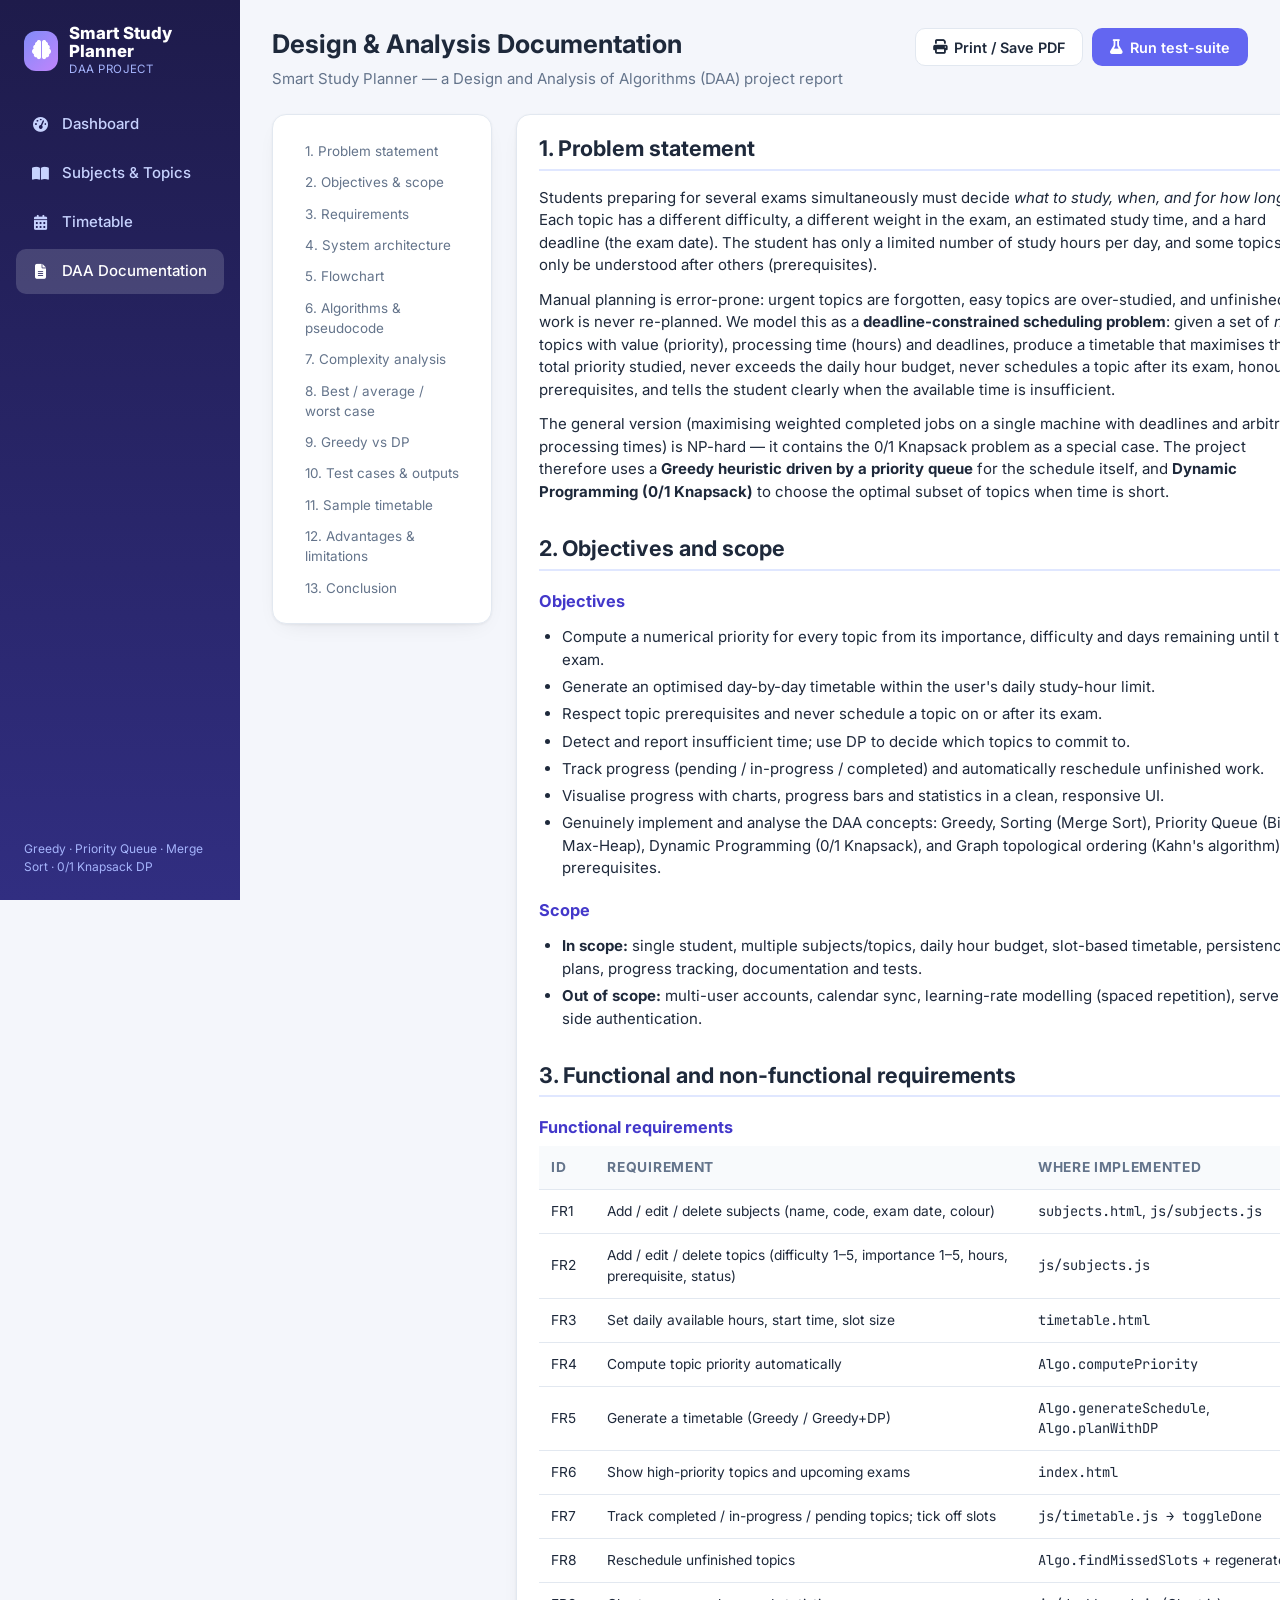
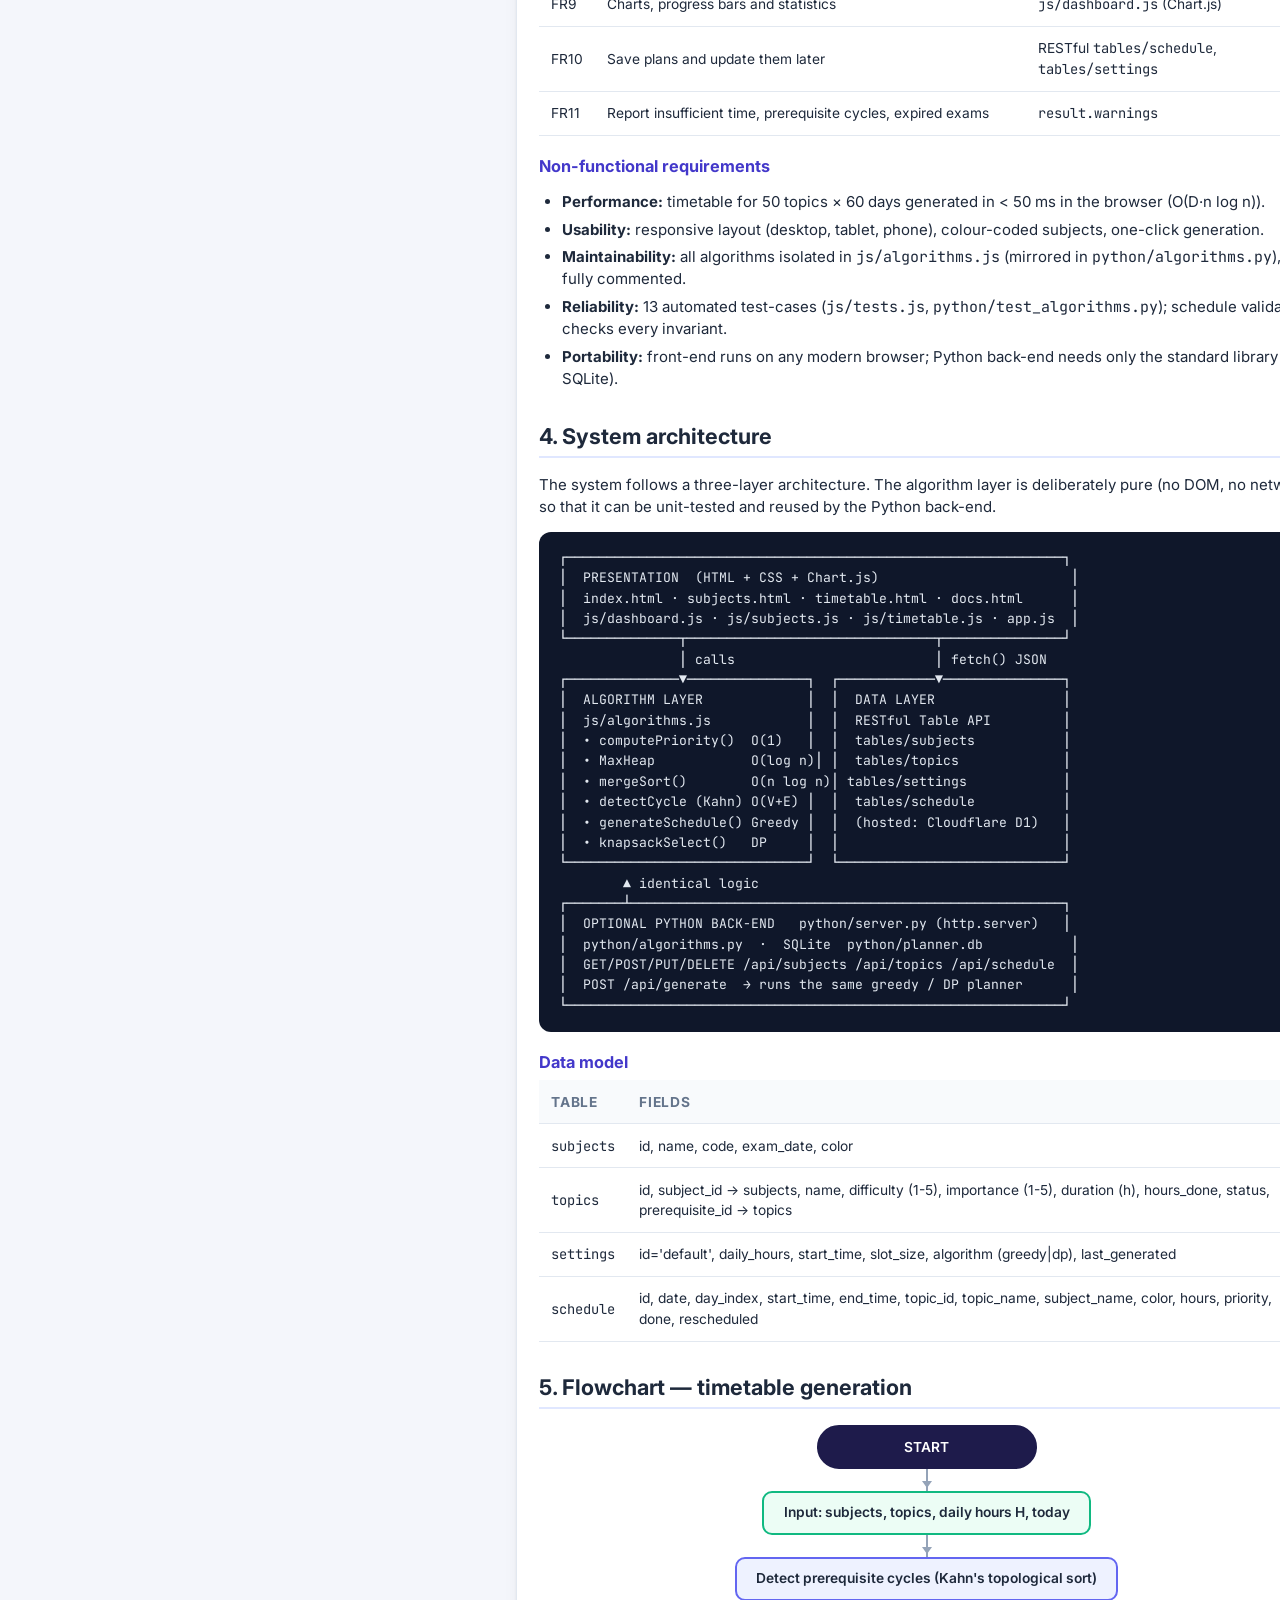
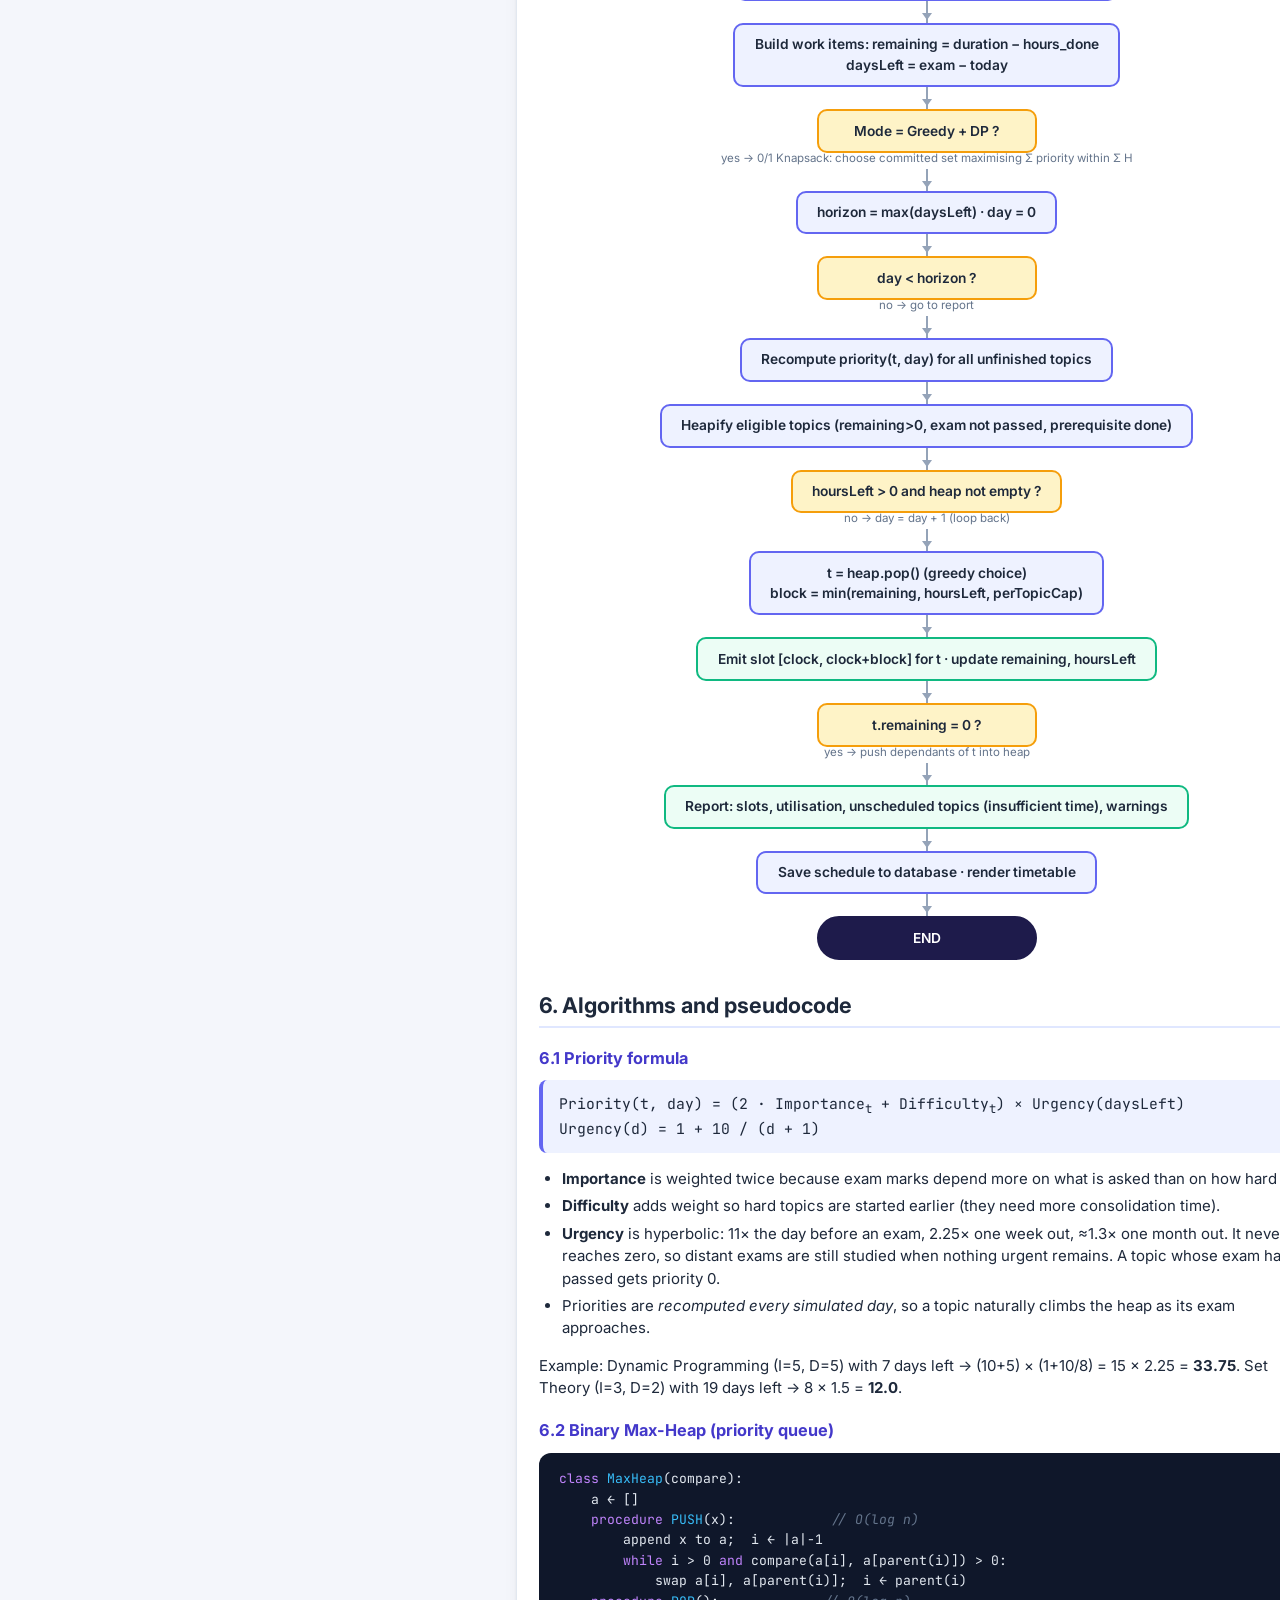
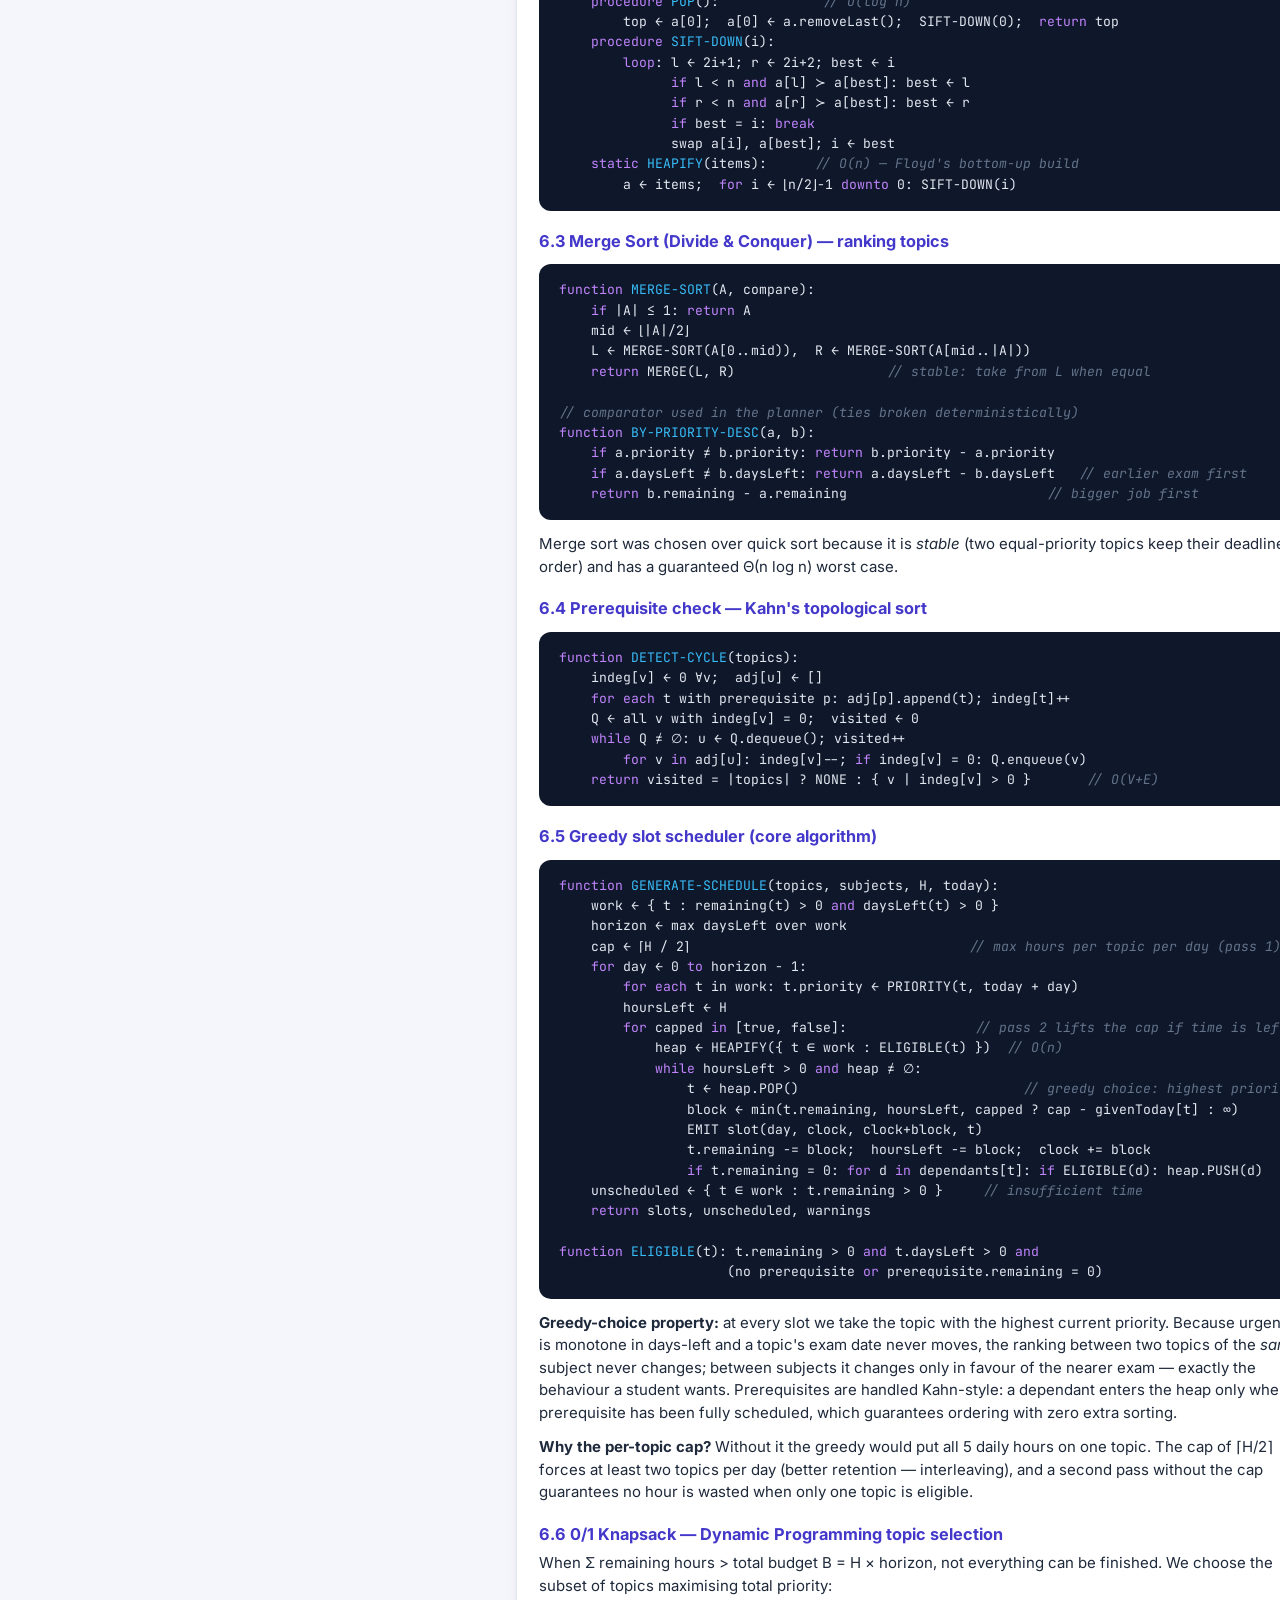
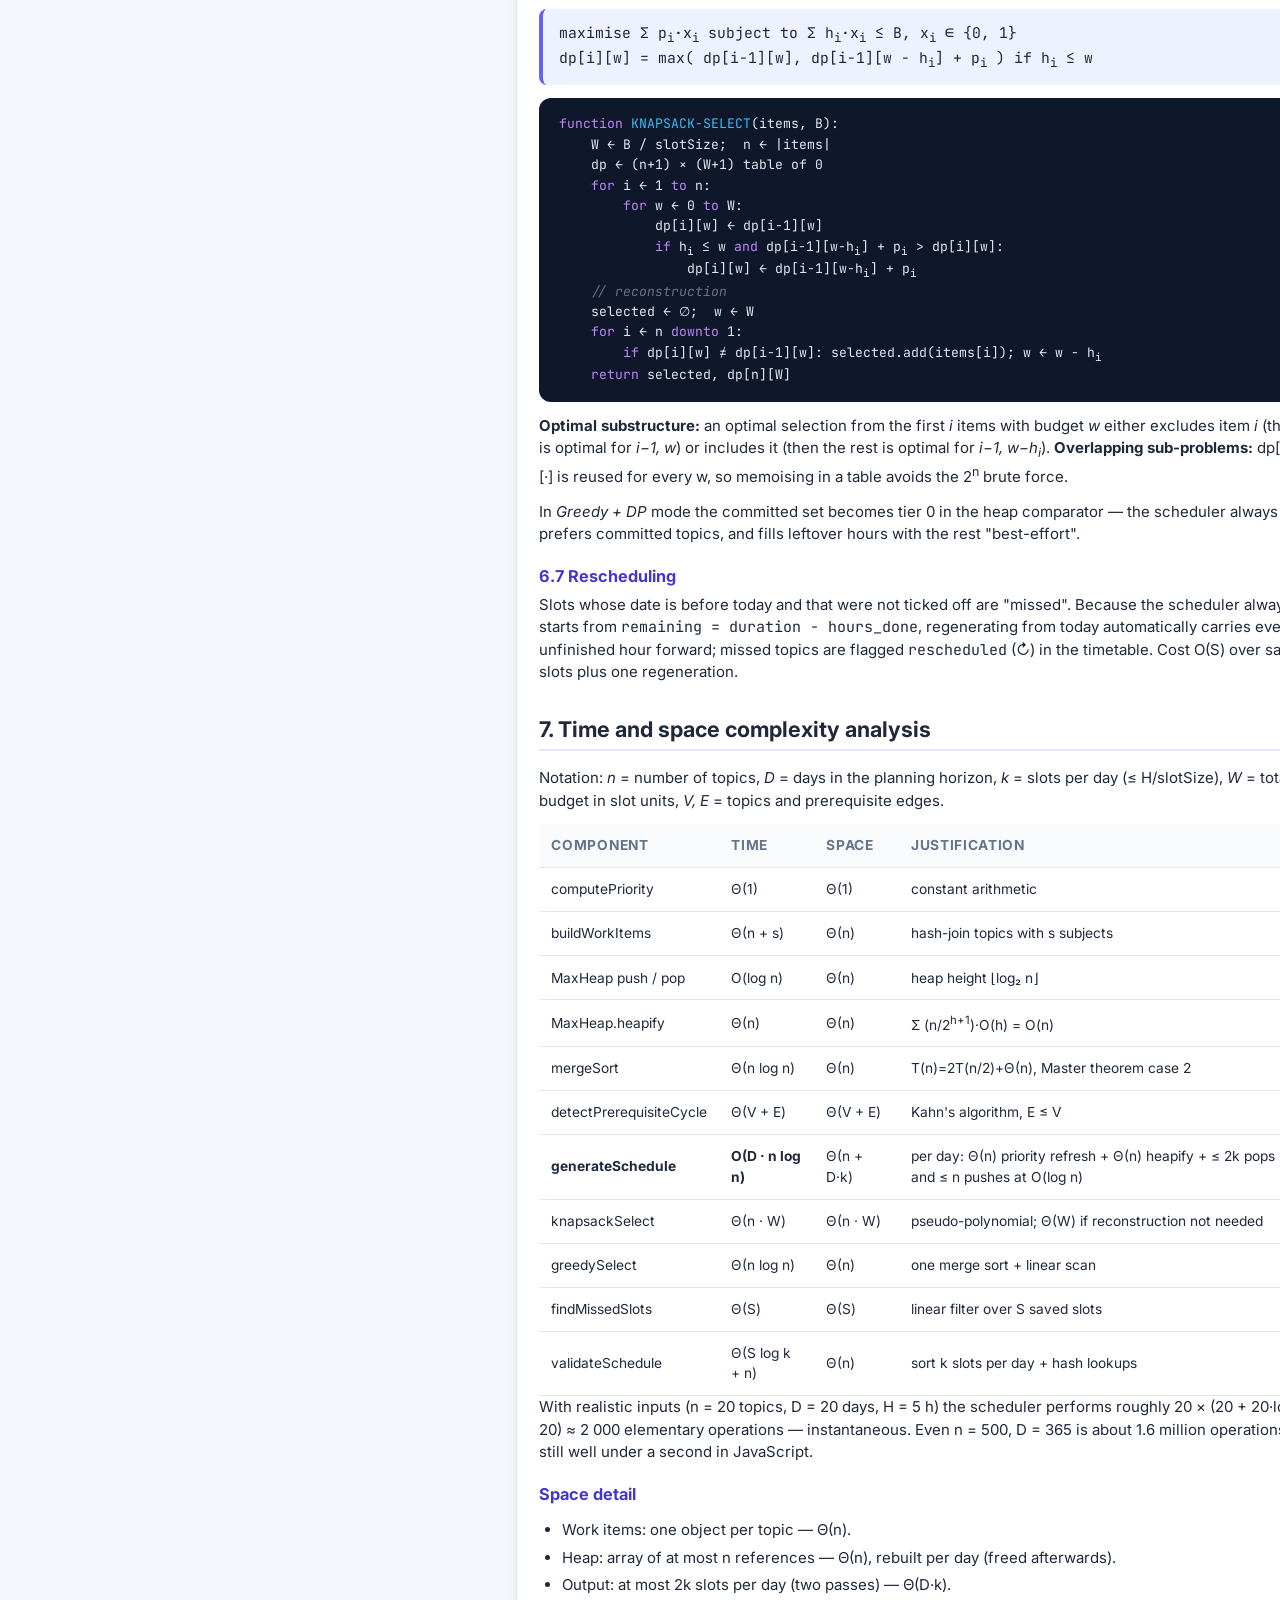
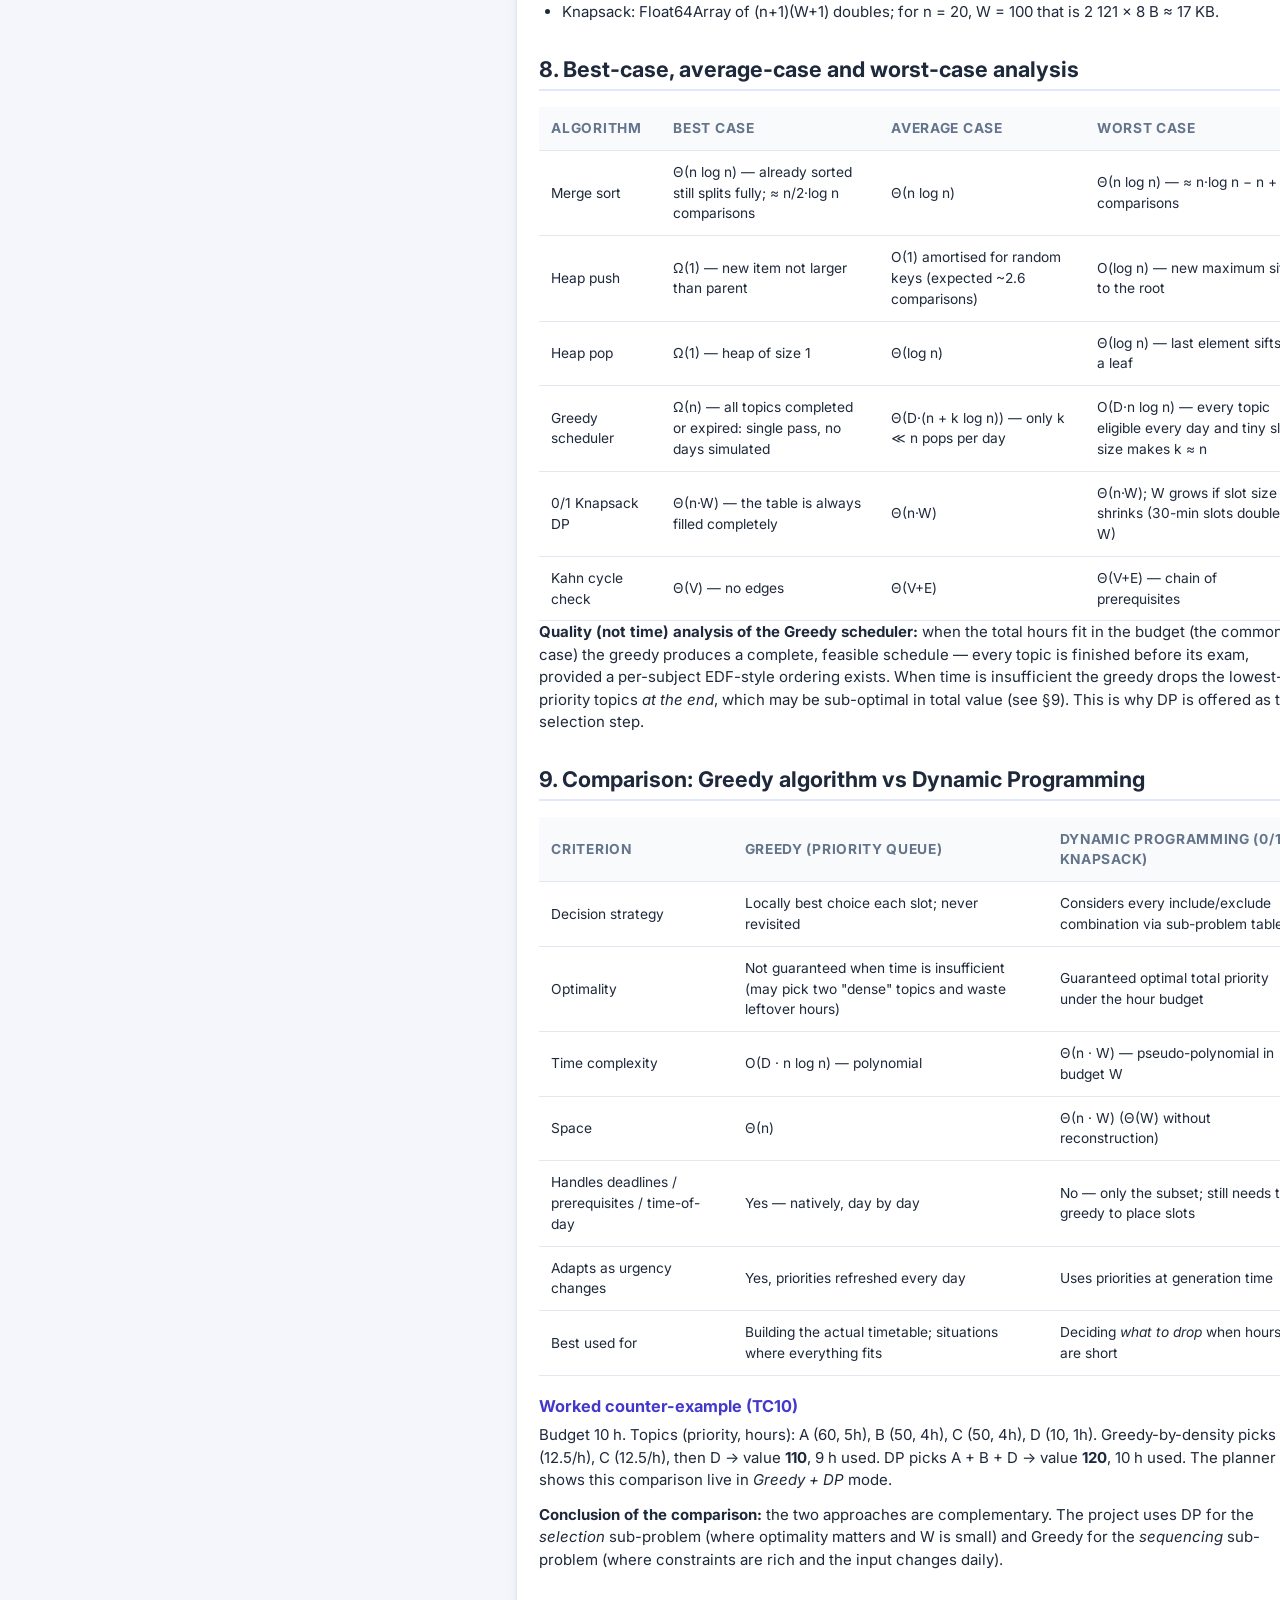
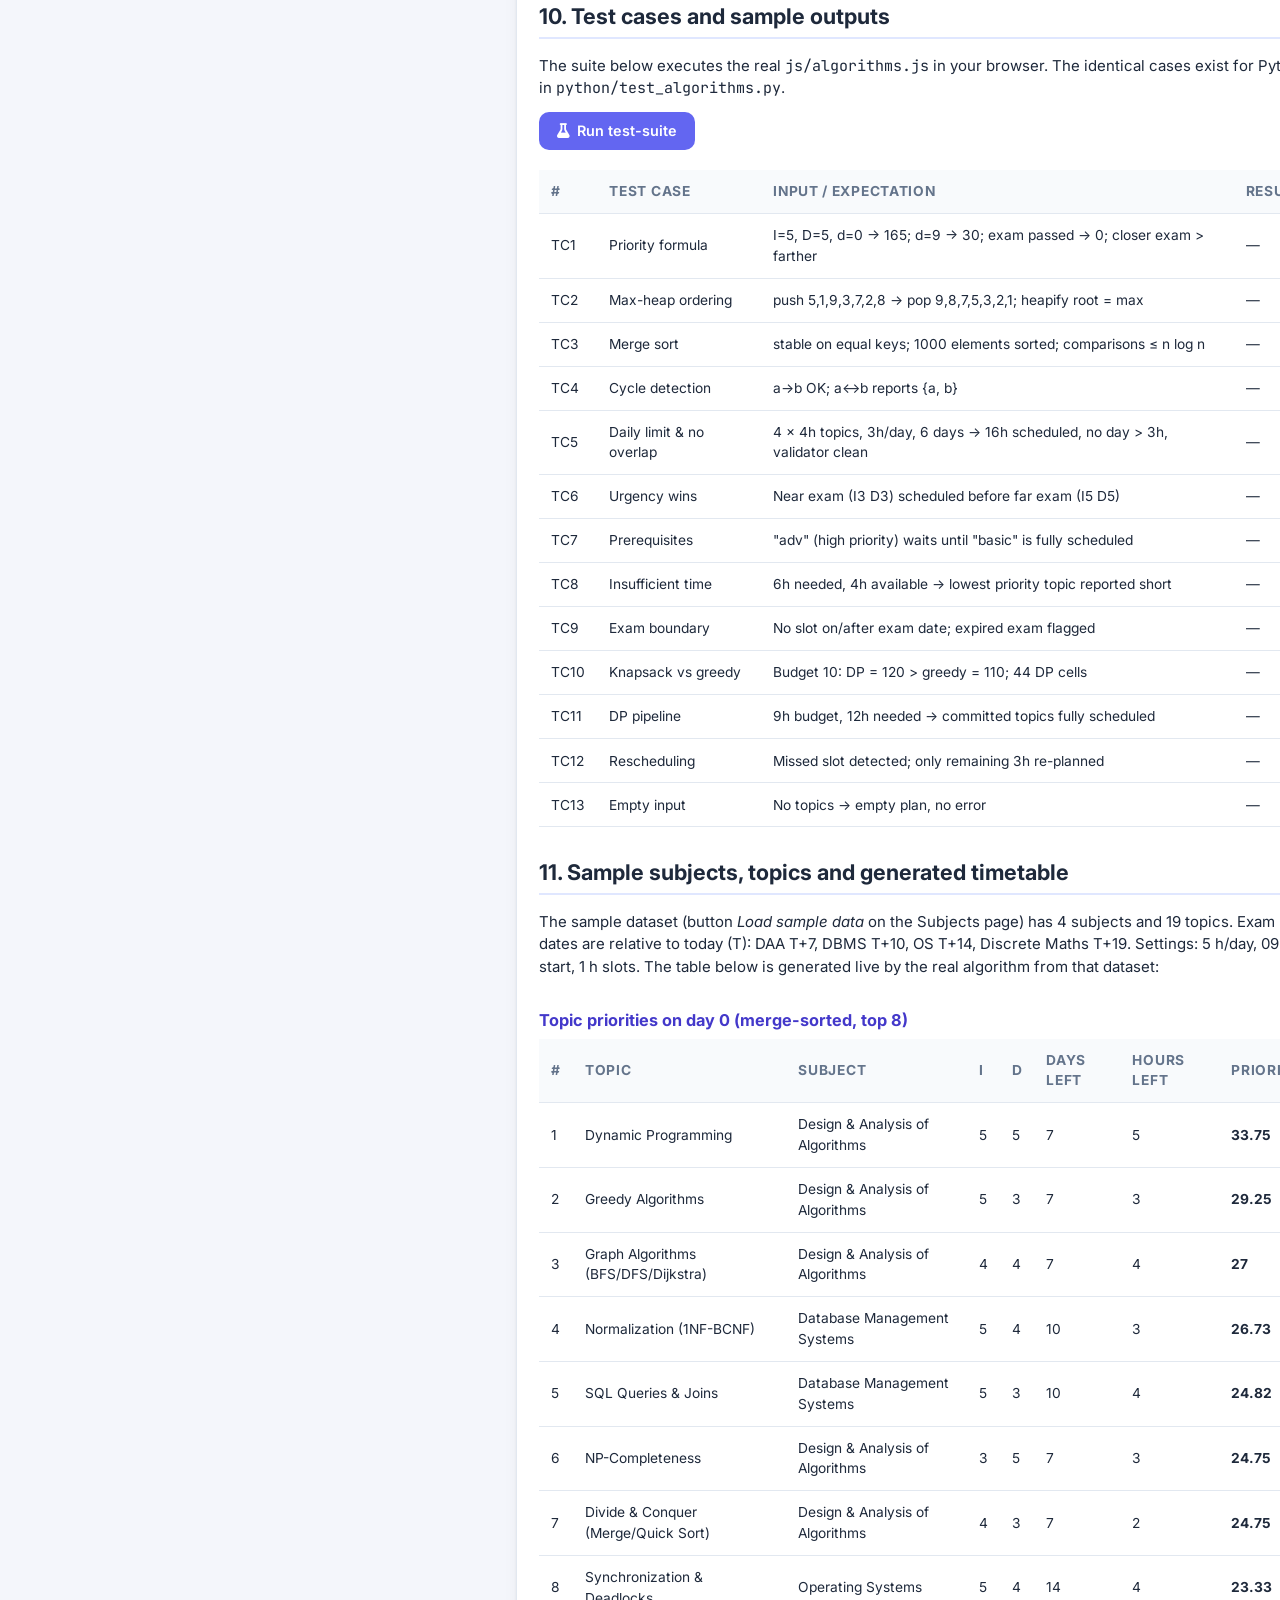
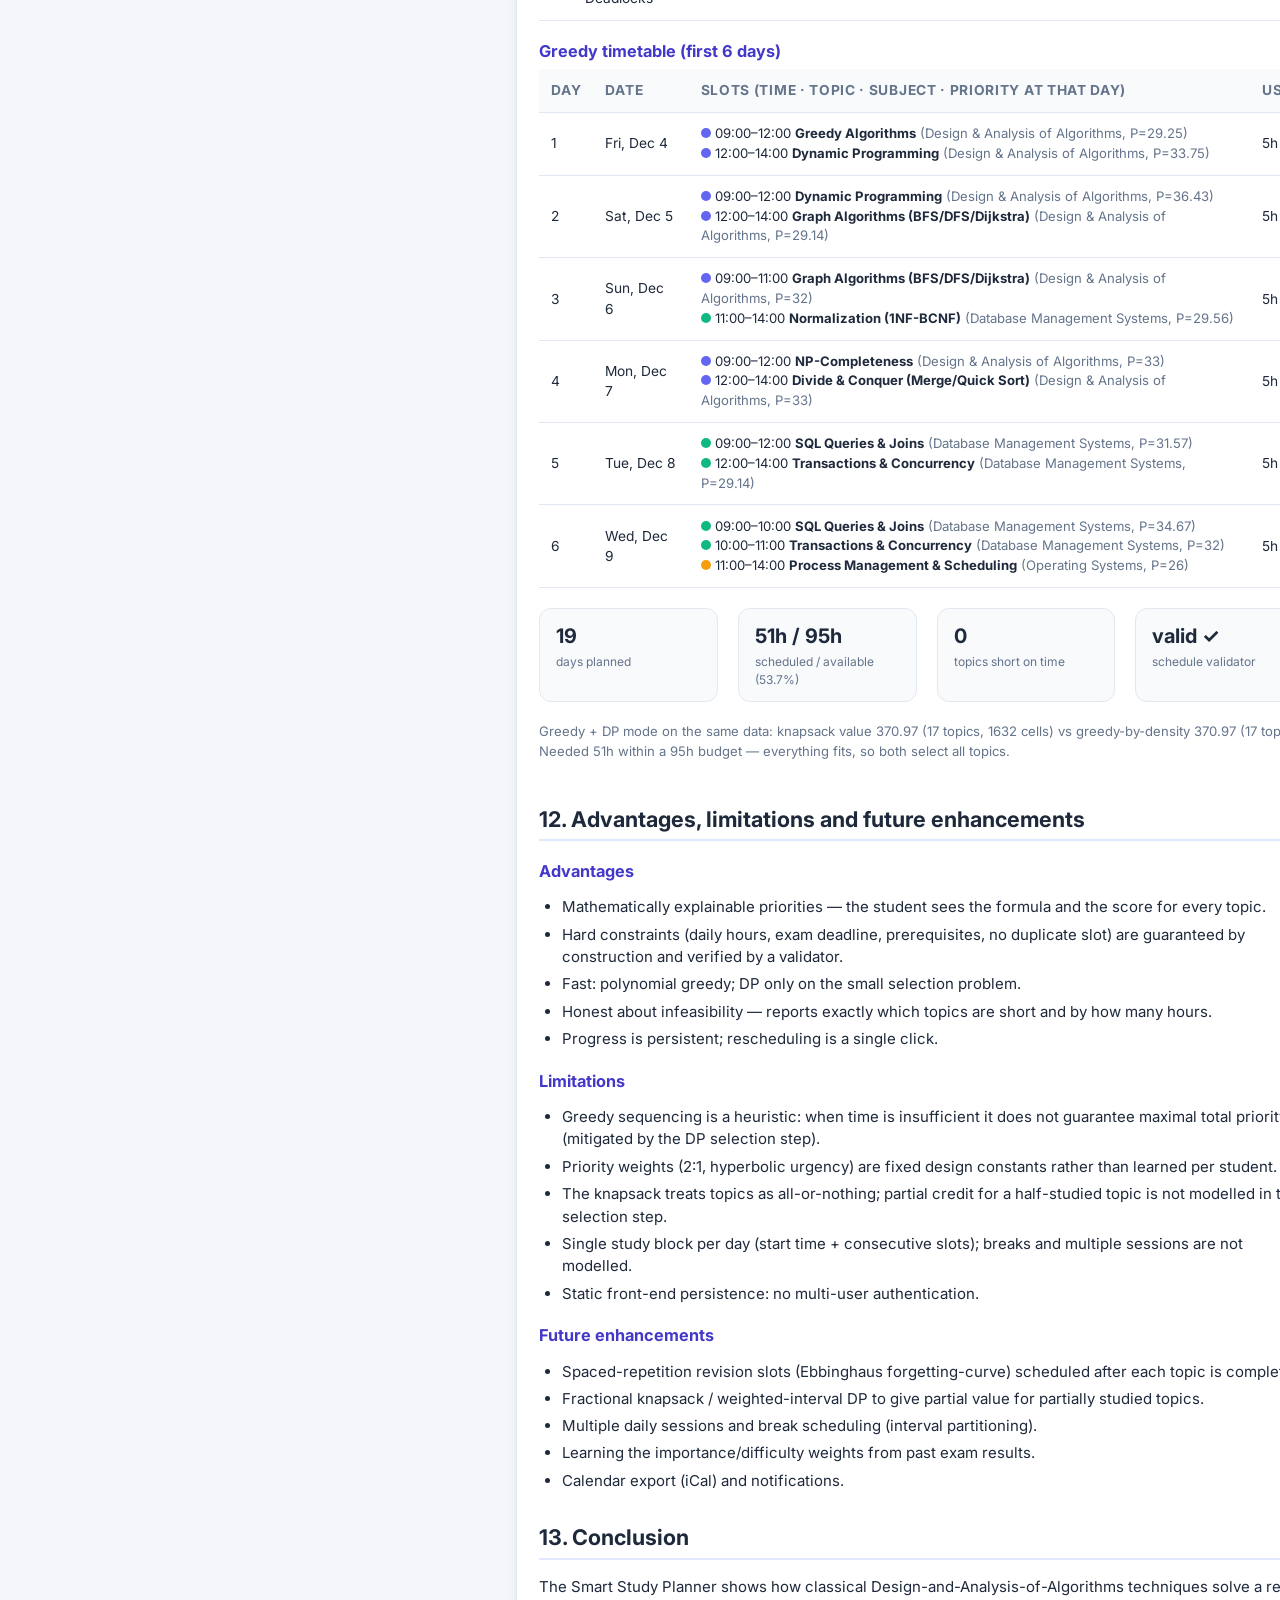
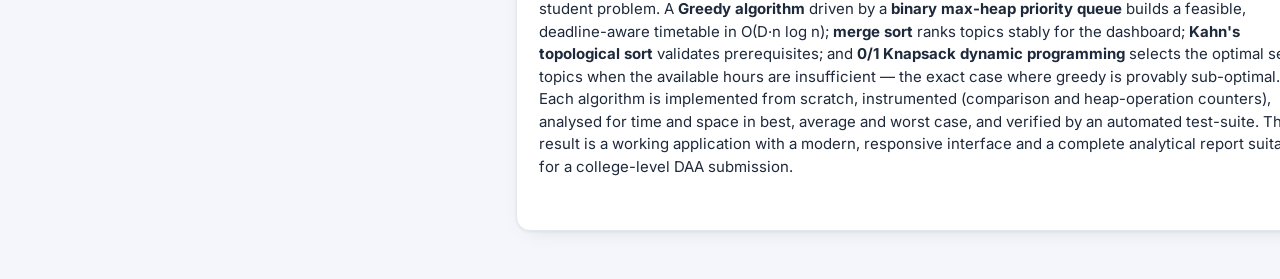
<file: code-sandbox-light-3e0ac322-2ade-4dec-8b23-be04556f9839-main (1)/code-sandbox-light-3e0ac322-2ade-4dec-8b23-be04556f9839-main/docs.html>
<!DOCTYPE html>
<html lang="en">
<head>
  <meta charset="UTF-8">
  <meta name="viewport" content="width=device-width, initial-scale=1.0">
  <title>DAA Documentation — Smart Study Planner</title>
  <link href="https://fonts.googleapis.com/css2?family=Inter:wght@400;500;600;700;800&family=JetBrains+Mono:wght@400;600&display=swap" rel="stylesheet">
  <link rel="stylesheet" href="https://cdn.jsdelivr.net/npm/@fortawesome/fontawesome-free@6.4.0/css/all.min.css">
  <link rel="stylesheet" href="css/style.css">
</head>
<body>
  <header class="topbar" id="topbar"></header>
  <div class="sidebar-overlay" id="sidebar-overlay"></div>
  <div class="app-shell">
    <aside class="sidebar" id="sidebar"></aside>

    <main class="main">
      <header class="page-header">
        <div>
          <h1>Design &amp; Analysis Documentation</h1>
          <p>Smart Study Planner — a Design and Analysis of Algorithms (DAA) project report</p>
        </div>
        <div class="flex no-print">
          <button class="btn btn-secondary" onclick="window.print()"><i class="fa-solid fa-print"></i> Print / Save PDF</button>
          <button class="btn" id="btn-run-tests"><i class="fa-solid fa-flask"></i> Run test-suite</button>
        </div>
      </header>

      <div class="doc-layout">
        <nav class="card doc-toc" aria-label="Table of contents">
          <a href="#problem">1. Problem statement</a>
          <a href="#objectives">2. Objectives &amp; scope</a>
          <a href="#requirements">3. Requirements</a>
          <a href="#architecture">4. System architecture</a>
          <a href="#flowchart">5. Flowchart</a>
          <a href="#algorithms">6. Algorithms &amp; pseudocode</a>
          <a href="#complexity">7. Complexity analysis</a>
          <a href="#cases">8. Best / average / worst case</a>
          <a href="#comparison">9. Greedy vs DP</a>
          <a href="#tests">10. Test cases &amp; outputs</a>
          <a href="#sample">11. Sample timetable</a>
          <a href="#pros">12. Advantages &amp; limitations</a>
          <a href="#conclusion">13. Conclusion</a>
        </nav>

        <article class="card doc">

          <!-- 1 -->
          <section id="problem">
            <h2>1. Problem statement</h2>
            <p>Students preparing for several exams simultaneously must decide <em>what to study, when, and for how long</em>. Each topic has a different difficulty, a different weight in the exam, an estimated study time, and a hard deadline (the exam date). The student has only a limited number of study hours per day, and some topics can only be understood after others (prerequisites).</p>
            <p>Manual planning is error-prone: urgent topics are forgotten, easy topics are over-studied, and unfinished work is never re-planned. We model this as a <strong>deadline-constrained scheduling problem</strong>: given a set of <em>n</em> topics with value (priority), processing time (hours) and deadlines, produce a timetable that maximises the total priority studied, never exceeds the daily hour budget, never schedules a topic after its exam, honours prerequisites, and tells the student clearly when the available time is insufficient.</p>
            <p>The general version (maximising weighted completed jobs on a single machine with deadlines and arbitrary processing times) is NP-hard — it contains the 0/1 Knapsack problem as a special case. The project therefore uses a <strong>Greedy heuristic driven by a priority queue</strong> for the schedule itself, and <strong>Dynamic Programming (0/1 Knapsack)</strong> to choose the optimal subset of topics when time is short.</p>
          </section>

          <!-- 2 -->
          <section id="objectives">
            <h2>2. Objectives and scope</h2>
            <h3>Objectives</h3>
            <ul>
              <li>Compute a numerical priority for every topic from its importance, difficulty and days remaining until the exam.</li>
              <li>Generate an optimised day-by-day timetable within the user's daily study-hour limit.</li>
              <li>Respect topic prerequisites and never schedule a topic on or after its exam.</li>
              <li>Detect and report insufficient time; use DP to decide which topics to commit to.</li>
              <li>Track progress (pending / in-progress / completed) and automatically reschedule unfinished work.</li>
              <li>Visualise progress with charts, progress bars and statistics in a clean, responsive UI.</li>
              <li>Genuinely implement and analyse the DAA concepts: Greedy, Sorting (Merge Sort), Priority Queue (Binary Max-Heap), Dynamic Programming (0/1 Knapsack), and Graph topological ordering (Kahn's algorithm) for prerequisites.</li>
            </ul>
            <h3>Scope</h3>
            <ul>
              <li><b>In scope:</b> single student, multiple subjects/topics, daily hour budget, slot-based timetable, persistence of plans, progress tracking, documentation and tests.</li>
              <li><b>Out of scope:</b> multi-user accounts, calendar sync, learning-rate modelling (spaced repetition), server-side authentication.</li>
            </ul>
          </section>

          <!-- 3 -->
          <section id="requirements">
            <h2>3. Functional and non-functional requirements</h2>
            <h3>Functional requirements</h3>
            <table>
              <thead><tr><th>ID</th><th>Requirement</th><th>Where implemented</th></tr></thead>
              <tbody>
                <tr><td>FR1</td><td>Add / edit / delete subjects (name, code, exam date, colour)</td><td><code>subjects.html</code>, <code>js/subjects.js</code></td></tr>
                <tr><td>FR2</td><td>Add / edit / delete topics (difficulty 1–5, importance 1–5, hours, prerequisite, status)</td><td><code>js/subjects.js</code></td></tr>
                <tr><td>FR3</td><td>Set daily available hours, start time, slot size</td><td><code>timetable.html</code></td></tr>
                <tr><td>FR4</td><td>Compute topic priority automatically</td><td><code>Algo.computePriority</code></td></tr>
                <tr><td>FR5</td><td>Generate a timetable (Greedy / Greedy+DP)</td><td><code>Algo.generateSchedule</code>, <code>Algo.planWithDP</code></td></tr>
                <tr><td>FR6</td><td>Show high-priority topics and upcoming exams</td><td><code>index.html</code></td></tr>
                <tr><td>FR7</td><td>Track completed / in-progress / pending topics; tick off slots</td><td><code>js/timetable.js → toggleDone</code></td></tr>
                <tr><td>FR8</td><td>Reschedule unfinished topics</td><td><code>Algo.findMissedSlots</code> + regenerate</td></tr>
                <tr><td>FR9</td><td>Charts, progress bars and statistics</td><td><code>js/dashboard.js</code> (Chart.js)</td></tr>
                <tr><td>FR10</td><td>Save plans and update them later</td><td>RESTful <code>tables/schedule</code>, <code>tables/settings</code></td></tr>
                <tr><td>FR11</td><td>Report insufficient time, prerequisite cycles, expired exams</td><td><code>result.warnings</code></td></tr>
              </tbody>
            </table>
            <h3>Non-functional requirements</h3>
            <ul>
              <li><b>Performance:</b> timetable for 50 topics × 60 days generated in &lt; 50 ms in the browser (O(D·n log n)).</li>
              <li><b>Usability:</b> responsive layout (desktop, tablet, phone), colour-coded subjects, one-click generation.</li>
              <li><b>Maintainability:</b> all algorithms isolated in <code>js/algorithms.js</code> (mirrored in <code>python/algorithms.py</code>), fully commented.</li>
              <li><b>Reliability:</b> 13 automated test-cases (<code>js/tests.js</code>, <code>python/test_algorithms.py</code>); schedule validator checks every invariant.</li>
              <li><b>Portability:</b> front-end runs on any modern browser; Python back-end needs only the standard library (+ SQLite).</li>
            </ul>
          </section>

          <!-- 4 -->
          <section id="architecture">
            <h2>4. System architecture</h2>
            <p>The system follows a three-layer architecture. The algorithm layer is deliberately pure (no DOM, no network) so that it can be unit-tested and reused by the Python back-end.</p>
            <pre class="code">┌──────────────────────────────────────────────────────────────┐
│  PRESENTATION  (HTML + CSS + Chart.js)                        │
│  index.html · subjects.html · timetable.html · docs.html      │
│  js/dashboard.js · js/subjects.js · js/timetable.js · app.js  │
└──────────────┬───────────────────────────────┬───────────────┘
               │ calls                         │ fetch() JSON
┌──────────────▼───────────────┐  ┌────────────▼───────────────┐
│  ALGORITHM LAYER             │  │  DATA LAYER                │
│  js/algorithms.js            │  │  RESTful Table API         │
│  • computePriority()  O(1)   │  │  tables/subjects           │
│  • MaxHeap            O(log n)│ │  tables/topics             │
│  • mergeSort()        O(n log n)│ tables/settings            │
│  • detectCycle (Kahn) O(V+E) │  │  tables/schedule           │
│  • generateSchedule() Greedy │  │  (hosted: Cloudflare D1)   │
│  • knapsackSelect()   DP     │  │                            │
└──────────────────────────────┘  └────────────────────────────┘
        ▲ identical logic
┌───────┴──────────────────────────────────────────────────────┐
│  OPTIONAL PYTHON BACK-END   python/server.py (http.server)   │
│  python/algorithms.py  ·  SQLite  python/planner.db           │
│  GET/POST/PUT/DELETE /api/subjects /api/topics /api/schedule  │
│  POST /api/generate  → runs the same greedy / DP planner      │
└──────────────────────────────────────────────────────────────┘</pre>
            <h3>Data model</h3>
            <table>
              <thead><tr><th>Table</th><th>Fields</th></tr></thead>
              <tbody>
                <tr><td><code>subjects</code></td><td>id, name, code, exam_date, color</td></tr>
                <tr><td><code>topics</code></td><td>id, subject_id → subjects, name, difficulty (1-5), importance (1-5), duration (h), hours_done, status, prerequisite_id → topics</td></tr>
                <tr><td><code>settings</code></td><td>id='default', daily_hours, start_time, slot_size, algorithm (greedy|dp), last_generated</td></tr>
                <tr><td><code>schedule</code></td><td>id, date, day_index, start_time, end_time, topic_id, topic_name, subject_name, color, hours, priority, done, rescheduled</td></tr>
              </tbody>
            </table>
          </section>

          <!-- 5 -->
          <section id="flowchart">
            <h2>5. Flowchart — timetable generation</h2>
            <div class="flow">
              <div class="flow-node terminal">START</div>
              <div class="flow-arrow"></div>
              <div class="flow-node io">Input: subjects, topics, daily hours H, today</div>
              <div class="flow-arrow"></div>
              <div class="flow-node">Detect prerequisite cycles (Kahn's topological sort)</div>
              <div class="flow-arrow"></div>
              <div class="flow-node">Build work items: remaining = duration − hours_done<br>daysLeft = exam − today</div>
              <div class="flow-arrow"></div>
              <div class="flow-node decision">Mode = Greedy + DP ?</div>
              <div class="flow-label">yes → 0/1 Knapsack: choose committed set maximising Σ priority within Σ H</div>
              <div class="flow-arrow"></div>
              <div class="flow-node">horizon = max(daysLeft) · day = 0</div>
              <div class="flow-arrow"></div>
              <div class="flow-node decision">day &lt; horizon ?</div>
              <div class="flow-label">no → go to report</div>
              <div class="flow-arrow"></div>
              <div class="flow-node">Recompute priority(t, day) for all unfinished topics</div>
              <div class="flow-arrow"></div>
              <div class="flow-node">Heapify eligible topics (remaining&gt;0, exam not passed, prerequisite done)</div>
              <div class="flow-arrow"></div>
              <div class="flow-node decision">hoursLeft &gt; 0 and heap not empty ?</div>
              <div class="flow-label">no → day = day + 1 (loop back)</div>
              <div class="flow-arrow"></div>
              <div class="flow-node">t = heap.pop() (greedy choice)<br>block = min(remaining, hoursLeft, perTopicCap)</div>
              <div class="flow-arrow"></div>
              <div class="flow-node io">Emit slot [clock, clock+block] for t · update remaining, hoursLeft</div>
              <div class="flow-arrow"></div>
              <div class="flow-node decision">t.remaining = 0 ?</div>
              <div class="flow-label">yes → push dependants of t into heap</div>
              <div class="flow-arrow"></div>
              <div class="flow-node io">Report: slots, utilisation, unscheduled topics (insufficient time), warnings</div>
              <div class="flow-arrow"></div>
              <div class="flow-node">Save schedule to database · render timetable</div>
              <div class="flow-arrow"></div>
              <div class="flow-node terminal">END</div>
            </div>
          </section>

          <!-- 6 -->
          <section id="algorithms">
            <h2>6. Algorithms and pseudocode</h2>

            <h3>6.1 Priority formula</h3>
            <div class="formula">Priority(t, day) = (2 · Importance<sub>t</sub> + Difficulty<sub>t</sub>) × Urgency(daysLeft)<br>Urgency(d) = 1 + 10 / (d + 1)</div>
            <ul>
              <li><b>Importance</b> is weighted twice because exam marks depend more on what is asked than on how hard it is.</li>
              <li><b>Difficulty</b> adds weight so hard topics are started earlier (they need more consolidation time).</li>
              <li><b>Urgency</b> is hyperbolic: 11× the day before an exam, 2.25× one week out, ≈1.3× one month out. It never reaches zero, so distant exams are still studied when nothing urgent remains. A topic whose exam has passed gets priority 0.</li>
              <li>Priorities are <em>recomputed every simulated day</em>, so a topic naturally climbs the heap as its exam approaches.</li>
            </ul>
            <p>Example: Dynamic Programming (I=5, D=5) with 7 days left → (10+5) × (1+10/8) = 15 × 2.25 = <b>33.75</b>. Set Theory (I=3, D=2) with 19 days left → 8 × 1.5 = <b>12.0</b>.</p>

            <h3>6.2 Binary Max-Heap (priority queue)</h3>
<pre class="code"><span class="k">class</span> <span class="f">MaxHeap</span>(compare):
    a ← []
    <span class="k">procedure</span> <span class="f">PUSH</span>(x):            <span class="c">// O(log n)</span>
        append x to a;  i ← |a|−1
        <span class="k">while</span> i &gt; 0 <span class="k">and</span> compare(a[i], a[parent(i)]) &gt; 0:
            swap a[i], a[parent(i)];  i ← parent(i)
    <span class="k">procedure</span> <span class="f">POP</span>():             <span class="c">// O(log n)</span>
        top ← a[0];  a[0] ← a.removeLast();  SIFT-DOWN(0);  <span class="k">return</span> top
    <span class="k">procedure</span> <span class="f">SIFT-DOWN</span>(i):
        <span class="k">loop</span>: l ← 2i+1; r ← 2i+2; best ← i
              <span class="k">if</span> l &lt; n <span class="k">and</span> a[l] ≻ a[best]: best ← l
              <span class="k">if</span> r &lt; n <span class="k">and</span> a[r] ≻ a[best]: best ← r
              <span class="k">if</span> best = i: <span class="k">break</span>
              swap a[i], a[best]; i ← best
    <span class="k">static</span> <span class="f">HEAPIFY</span>(items):      <span class="c">// O(n) — Floyd's bottom-up build</span>
        a ← items;  <span class="k">for</span> i ← ⌊n/2⌋−1 <span class="k">downto</span> 0: SIFT-DOWN(i)</pre>

            <h3>6.3 Merge Sort (Divide &amp; Conquer) — ranking topics</h3>
<pre class="code"><span class="k">function</span> <span class="f">MERGE-SORT</span>(A, compare):
    <span class="k">if</span> |A| ≤ 1: <span class="k">return</span> A
    mid ← ⌊|A|/2⌋
    L ← MERGE-SORT(A[0..mid)),  R ← MERGE-SORT(A[mid..|A|))
    <span class="k">return</span> MERGE(L, R)                   <span class="c">// stable: take from L when equal</span>

<span class="c">// comparator used in the planner (ties broken deterministically)</span>
<span class="k">function</span> <span class="f">BY-PRIORITY-DESC</span>(a, b):
    <span class="k">if</span> a.priority ≠ b.priority: <span class="k">return</span> b.priority − a.priority
    <span class="k">if</span> a.daysLeft ≠ b.daysLeft: <span class="k">return</span> a.daysLeft − b.daysLeft   <span class="c">// earlier exam first</span>
    <span class="k">return</span> b.remaining − a.remaining                         <span class="c">// bigger job first</span></pre>
            <p>Merge sort was chosen over quick sort because it is <em>stable</em> (two equal-priority topics keep their deadline order) and has a guaranteed Θ(n log n) worst case.</p>

            <h3>6.4 Prerequisite check — Kahn's topological sort</h3>
<pre class="code"><span class="k">function</span> <span class="f">DETECT-CYCLE</span>(topics):
    indeg[v] ← 0 ∀v;  adj[u] ← []
    <span class="k">for each</span> t with prerequisite p: adj[p].append(t); indeg[t]++
    Q ← all v with indeg[v] = 0;  visited ← 0
    <span class="k">while</span> Q ≠ ∅: u ← Q.dequeue(); visited++
        <span class="k">for</span> v <span class="k">in</span> adj[u]: indeg[v]--; <span class="k">if</span> indeg[v] = 0: Q.enqueue(v)
    <span class="k">return</span> visited = |topics| ? NONE : { v | indeg[v] &gt; 0 }       <span class="c">// O(V+E)</span></pre>

            <h3>6.5 Greedy slot scheduler (core algorithm)</h3>
<pre class="code"><span class="k">function</span> <span class="f">GENERATE-SCHEDULE</span>(topics, subjects, H, today):
    work ← { t : remaining(t) &gt; 0 <span class="k">and</span> daysLeft(t) &gt; 0 }
    horizon ← max daysLeft over work
    cap ← ⌈H / 2⌉                                   <span class="c">// max hours per topic per day (pass 1)</span>
    <span class="k">for</span> day ← 0 <span class="k">to</span> horizon − 1:
        <span class="k">for each</span> t in work: t.priority ← PRIORITY(t, today + day)
        hoursLeft ← H
        <span class="k">for</span> capped <span class="k">in</span> [true, false]:                <span class="c">// pass 2 lifts the cap if time is left</span>
            heap ← HEAPIFY({ t ∈ work : ELIGIBLE(t) })  <span class="c">// O(n)</span>
            <span class="k">while</span> hoursLeft &gt; 0 <span class="k">and</span> heap ≠ ∅:
                t ← heap.POP()                            <span class="c">// greedy choice: highest priority</span>
                block ← min(t.remaining, hoursLeft, capped ? cap − givenToday[t] : ∞)
                EMIT slot(day, clock, clock+block, t)
                t.remaining −= block;  hoursLeft −= block;  clock += block
                <span class="k">if</span> t.remaining = 0: <span class="k">for</span> d <span class="k">in</span> dependants[t]: <span class="k">if</span> ELIGIBLE(d): heap.PUSH(d)
    unscheduled ← { t ∈ work : t.remaining &gt; 0 }     <span class="c">// insufficient time</span>
    <span class="k">return</span> slots, unscheduled, warnings

<span class="k">function</span> <span class="f">ELIGIBLE</span>(t): t.remaining &gt; 0 <span class="k">and</span> t.daysLeft &gt; 0 <span class="k">and</span>
                     (no prerequisite <span class="k">or</span> prerequisite.remaining = 0)</pre>
            <p><b>Greedy-choice property:</b> at every slot we take the topic with the highest current priority. Because urgency is monotone in days-left and a topic's exam date never moves, the ranking between two topics of the <em>same</em> subject never changes; between subjects it changes only in favour of the nearer exam — exactly the behaviour a student wants. Prerequisites are handled Kahn-style: a dependant enters the heap only when its prerequisite has been fully scheduled, which guarantees ordering with zero extra sorting.</p>
            <p><b>Why the per-topic cap?</b> Without it the greedy would put all 5 daily hours on one topic. The cap of ⌈H/2⌉ forces at least two topics per day (better retention — interleaving), and a second pass without the cap guarantees no hour is wasted when only one topic is eligible.</p>

            <h3>6.6 0/1 Knapsack — Dynamic Programming topic selection</h3>
            <p>When Σ remaining hours &gt; total budget B = H × horizon, not everything can be finished. We choose the subset of topics maximising total priority:</p>
            <div class="formula">maximise Σ p<sub>i</sub>·x<sub>i</sub>  subject to  Σ h<sub>i</sub>·x<sub>i</sub> ≤ B,  x<sub>i</sub> ∈ {0, 1}<br>dp[i][w] = max( dp[i−1][w],  dp[i−1][w − h<sub>i</sub>] + p<sub>i</sub> )  if h<sub>i</sub> ≤ w</div>
<pre class="code"><span class="k">function</span> <span class="f">KNAPSACK-SELECT</span>(items, B):
    W ← B / slotSize;  n ← |items|
    dp ← (n+1) × (W+1) table of 0
    <span class="k">for</span> i ← 1 <span class="k">to</span> n:
        <span class="k">for</span> w ← 0 <span class="k">to</span> W:
            dp[i][w] ← dp[i−1][w]
            <span class="k">if</span> h<sub>i</sub> ≤ w <span class="k">and</span> dp[i−1][w−h<sub>i</sub>] + p<sub>i</sub> &gt; dp[i][w]:
                dp[i][w] ← dp[i−1][w−h<sub>i</sub>] + p<sub>i</sub>
    <span class="c">// reconstruction</span>
    selected ← ∅;  w ← W
    <span class="k">for</span> i ← n <span class="k">downto</span> 1:
        <span class="k">if</span> dp[i][w] ≠ dp[i−1][w]: selected.add(items[i]); w ← w − h<sub>i</sub>
    <span class="k">return</span> selected, dp[n][W]</pre>
            <p><b>Optimal substructure:</b> an optimal selection from the first <i>i</i> items with budget <i>w</i> either excludes item <i>i</i> (then it is optimal for <i>i−1, w</i>) or includes it (then the rest is optimal for <i>i−1, w−h<sub>i</sub></i>). <b>Overlapping sub-problems:</b> dp[i−1][·] is reused for every w, so memoising in a table avoids the 2<sup>n</sup> brute force.</p>
            <p>In <em>Greedy + DP</em> mode the committed set becomes tier 0 in the heap comparator — the scheduler always prefers committed topics, and fills leftover hours with the rest "best-effort".</p>

            <h3>6.7 Rescheduling</h3>
            <p>Slots whose date is before today and that were not ticked off are "missed". Because the scheduler always starts from <code>remaining = duration − hours_done</code>, regenerating from today automatically carries every unfinished hour forward; missed topics are flagged <code>rescheduled</code> (↻) in the timetable. Cost O(S) over saved slots plus one regeneration.</p>
          </section>

          <!-- 7 -->
          <section id="complexity">
            <h2>7. Time and space complexity analysis</h2>
            <p>Notation: <i>n</i> = number of topics, <i>D</i> = days in the planning horizon, <i>k</i> = slots per day (≤ H/slotSize), <i>W</i> = total budget in slot units, <i>V, E</i> = topics and prerequisite edges.</p>
            <table>
              <thead><tr><th>Component</th><th>Time</th><th>Space</th><th>Justification</th></tr></thead>
              <tbody>
                <tr><td>computePriority</td><td>Θ(1)</td><td>Θ(1)</td><td>constant arithmetic</td></tr>
                <tr><td>buildWorkItems</td><td>Θ(n + s)</td><td>Θ(n)</td><td>hash-join topics with s subjects</td></tr>
                <tr><td>MaxHeap push / pop</td><td>O(log n)</td><td>Θ(n)</td><td>heap height ⌊log₂ n⌋</td></tr>
                <tr><td>MaxHeap.heapify</td><td>Θ(n)</td><td>Θ(n)</td><td>Σ (n/2<sup>h+1</sup>)·O(h) = O(n)</td></tr>
                <tr><td>mergeSort</td><td>Θ(n log n)</td><td>Θ(n)</td><td>T(n)=2T(n/2)+Θ(n), Master theorem case 2</td></tr>
                <tr><td>detectPrerequisiteCycle</td><td>Θ(V + E)</td><td>Θ(V + E)</td><td>Kahn's algorithm, E ≤ V</td></tr>
                <tr><td><b>generateSchedule</b></td><td><b>O(D · n log n)</b></td><td>Θ(n + D·k)</td><td>per day: Θ(n) priority refresh + Θ(n) heapify + ≤ 2k pops and ≤ n pushes at O(log n)</td></tr>
                <tr><td>knapsackSelect</td><td>Θ(n · W)</td><td>Θ(n · W)</td><td>pseudo-polynomial; Θ(W) if reconstruction not needed</td></tr>
                <tr><td>greedySelect</td><td>Θ(n log n)</td><td>Θ(n)</td><td>one merge sort + linear scan</td></tr>
                <tr><td>findMissedSlots</td><td>Θ(S)</td><td>Θ(S)</td><td>linear filter over S saved slots</td></tr>
                <tr><td>validateSchedule</td><td>Θ(S log k + n)</td><td>Θ(n)</td><td>sort k slots per day + hash lookups</td></tr>
              </tbody>
            </table>
            <p>With realistic inputs (n = 20 topics, D = 20 days, H = 5 h) the scheduler performs roughly 20 × (20 + 20·log 20) ≈ 2 000 elementary operations — instantaneous. Even n = 500, D = 365 is about 1.6 million operations, still well under a second in JavaScript.</p>
            <h3>Space detail</h3>
            <ul>
              <li>Work items: one object per topic — Θ(n).</li>
              <li>Heap: array of at most n references — Θ(n), rebuilt per day (freed afterwards).</li>
              <li>Output: at most 2k slots per day (two passes) — Θ(D·k).</li>
              <li>Knapsack: Float64Array of (n+1)(W+1) doubles; for n = 20, W = 100 that is 2 121 × 8 B ≈ 17 KB.</li>
            </ul>
          </section>

          <!-- 8 -->
          <section id="cases">
            <h2>8. Best-case, average-case and worst-case analysis</h2>
            <table>
              <thead><tr><th>Algorithm</th><th>Best case</th><th>Average case</th><th>Worst case</th></tr></thead>
              <tbody>
                <tr><td>Merge sort</td><td>Θ(n log n) — already sorted still splits fully; ≈ n/2·log n comparisons</td><td>Θ(n log n)</td><td>Θ(n log n) — ≈ n·log n − n + 1 comparisons</td></tr>
                <tr><td>Heap push</td><td>Ω(1) — new item not larger than parent</td><td>O(1) amortised for random keys (expected ~2.6 comparisons)</td><td>O(log n) — new maximum sifts to the root</td></tr>
                <tr><td>Heap pop</td><td>Ω(1) — heap of size 1</td><td>Θ(log n)</td><td>Θ(log n) — last element sifts to a leaf</td></tr>
                <tr><td>Greedy scheduler</td><td>Ω(n) — all topics completed or expired: single pass, no days simulated</td><td>Θ(D·(n + k log n)) — only k ≪ n pops per day</td><td>O(D·n log n) — every topic eligible every day and tiny slot size makes k ≈ n</td></tr>
                <tr><td>0/1 Knapsack DP</td><td>Θ(n·W) — the table is always filled completely</td><td>Θ(n·W)</td><td>Θ(n·W); W grows if slot size shrinks (30-min slots double W)</td></tr>
                <tr><td>Kahn cycle check</td><td>Θ(V) — no edges</td><td>Θ(V+E)</td><td>Θ(V+E) — chain of prerequisites</td></tr>
              </tbody>
            </table>
            <p><b>Quality (not time) analysis of the Greedy scheduler:</b> when the total hours fit in the budget (the common case) the greedy produces a complete, feasible schedule — every topic is finished before its exam, provided a per-subject EDF-style ordering exists. When time is insufficient the greedy drops the lowest-priority topics <em>at the end</em>, which may be sub-optimal in total value (see §9). This is why DP is offered as the selection step.</p>
          </section>

          <!-- 9 -->
          <section id="comparison">
            <h2>9. Comparison: Greedy algorithm vs Dynamic Programming</h2>
            <table>
              <thead><tr><th>Criterion</th><th>Greedy (priority queue)</th><th>Dynamic Programming (0/1 Knapsack)</th></tr></thead>
              <tbody>
                <tr><td>Decision strategy</td><td>Locally best choice each slot; never revisited</td><td>Considers every include/exclude combination via sub-problem table</td></tr>
                <tr><td>Optimality</td><td>Not guaranteed when time is insufficient (may pick two "dense" topics and waste leftover hours)</td><td>Guaranteed optimal total priority under the hour budget</td></tr>
                <tr><td>Time complexity</td><td>O(D · n log n) — polynomial</td><td>Θ(n · W) — pseudo-polynomial in budget W</td></tr>
                <tr><td>Space</td><td>Θ(n)</td><td>Θ(n · W) (Θ(W) without reconstruction)</td></tr>
                <tr><td>Handles deadlines / prerequisites / time-of-day</td><td>Yes — natively, day by day</td><td>No — only the subset; still needs the greedy to place slots</td></tr>
                <tr><td>Adapts as urgency changes</td><td>Yes, priorities refreshed every day</td><td>Uses priorities at generation time</td></tr>
                <tr><td>Best used for</td><td>Building the actual timetable; situations where everything fits</td><td>Deciding <em>what to drop</em> when hours are short</td></tr>
              </tbody>
            </table>
            <h3>Worked counter-example (TC10)</h3>
            <p>Budget 10 h. Topics (priority, hours): A (60, 5h), B (50, 4h), C (50, 4h), D (10, 1h). Greedy-by-density picks B (12.5/h), C (12.5/h), then D → value <b>110</b>, 9 h used. DP picks A + B + D → value <b>120</b>, 10 h used. The planner shows this comparison live in <em>Greedy + DP</em> mode.</p>
            <p><b>Conclusion of the comparison:</b> the two approaches are complementary. The project uses DP for the <em>selection</em> sub-problem (where optimality matters and W is small) and Greedy for the <em>sequencing</em> sub-problem (where constraints are rich and the input changes daily).</p>
          </section>

          <!-- 10 -->
          <section id="tests">
            <h2>10. Test cases and sample outputs</h2>
            <p>The suite below executes the real <code>js/algorithms.js</code> in your browser. The identical cases exist for Python in <code>python/test_algorithms.py</code>.</p>
            <div class="flex mb no-print"><button class="btn" id="btn-run-tests-2"><i class="fa-solid fa-flask"></i> Run test-suite</button><span class="muted small" id="test-summary"></span></div>
            <div class="table-wrap">
              <table id="test-table">
                <thead><tr><th>#</th><th>Test case</th><th>Input / expectation</th><th>Result</th></tr></thead>
                <tbody>
                  <tr><td>TC1</td><td>Priority formula</td><td>I=5, D=5, d=0 → 165; d=9 → 30; exam passed → 0; closer exam &gt; farther</td><td class="r">—</td></tr>
                  <tr><td>TC2</td><td>Max-heap ordering</td><td>push 5,1,9,3,7,2,8 → pop 9,8,7,5,3,2,1; heapify root = max</td><td class="r">—</td></tr>
                  <tr><td>TC3</td><td>Merge sort</td><td>stable on equal keys; 1000 elements sorted; comparisons ≤ n log n</td><td class="r">—</td></tr>
                  <tr><td>TC4</td><td>Cycle detection</td><td>a→b OK; a↔b reports {a, b}</td><td class="r">—</td></tr>
                  <tr><td>TC5</td><td>Daily limit &amp; no overlap</td><td>4 × 4h topics, 3h/day, 6 days → 16h scheduled, no day &gt; 3h, validator clean</td><td class="r">—</td></tr>
                  <tr><td>TC6</td><td>Urgency wins</td><td>Near exam (I3 D3) scheduled before far exam (I5 D5)</td><td class="r">—</td></tr>
                  <tr><td>TC7</td><td>Prerequisites</td><td>"adv" (high priority) waits until "basic" is fully scheduled</td><td class="r">—</td></tr>
                  <tr><td>TC8</td><td>Insufficient time</td><td>6h needed, 4h available → lowest priority topic reported short</td><td class="r">—</td></tr>
                  <tr><td>TC9</td><td>Exam boundary</td><td>No slot on/after exam date; expired exam flagged</td><td class="r">—</td></tr>
                  <tr><td>TC10</td><td>Knapsack vs greedy</td><td>Budget 10: DP = 120 &gt; greedy = 110; 44 DP cells</td><td class="r">—</td></tr>
                  <tr><td>TC11</td><td>DP pipeline</td><td>9h budget, 12h needed → committed topics fully scheduled</td><td class="r">—</td></tr>
                  <tr><td>TC12</td><td>Rescheduling</td><td>Missed slot detected; only remaining 3h re-planned</td><td class="r">—</td></tr>
                  <tr><td>TC13</td><td>Empty input</td><td>No topics → empty plan, no error</td><td class="r">—</td></tr>
                </tbody>
              </table>
            </div>
          </section>

          <!-- 11 -->
          <section id="sample">
            <h2>11. Sample subjects, topics and generated timetable</h2>
            <p>The sample dataset (button <em>Load sample data</em> on the Subjects page) has 4 subjects and 19 topics. Exam dates are relative to today (T): DAA T+7, DBMS T+10, OS T+14, Discrete Maths T+19. Settings: 5 h/day, 09:00 start, 1 h slots. The table below is generated live by the real algorithm from that dataset:</p>
            <div id="sample-output" class="table-wrap"><div class="empty">Generating…</div></div>
          </section>

          <!-- 12 -->
          <section id="pros">
            <h2>12. Advantages, limitations and future enhancements</h2>
            <h3>Advantages</h3>
            <ul>
              <li>Mathematically explainable priorities — the student sees the formula and the score for every topic.</li>
              <li>Hard constraints (daily hours, exam deadline, prerequisites, no duplicate slot) are guaranteed by construction and verified by a validator.</li>
              <li>Fast: polynomial greedy; DP only on the small selection problem.</li>
              <li>Honest about infeasibility — reports exactly which topics are short and by how many hours.</li>
              <li>Progress is persistent; rescheduling is a single click.</li>
            </ul>
            <h3>Limitations</h3>
            <ul>
              <li>Greedy sequencing is a heuristic: when time is insufficient it does not guarantee maximal total priority (mitigated by the DP selection step).</li>
              <li>Priority weights (2:1, hyperbolic urgency) are fixed design constants rather than learned per student.</li>
              <li>The knapsack treats topics as all-or-nothing; partial credit for a half-studied topic is not modelled in the selection step.</li>
              <li>Single study block per day (start time + consecutive slots); breaks and multiple sessions are not modelled.</li>
              <li>Static front-end persistence: no multi-user authentication.</li>
            </ul>
            <h3>Future enhancements</h3>
            <ul>
              <li>Spaced-repetition revision slots (Ebbinghaus forgetting-curve) scheduled after each topic is completed.</li>
              <li>Fractional knapsack / weighted-interval DP to give partial value for partially studied topics.</li>
              <li>Multiple daily sessions and break scheduling (interval partitioning).</li>
              <li>Learning the importance/difficulty weights from past exam results.</li>
              <li>Calendar export (iCal) and notifications.</li>
            </ul>
          </section>

          <!-- 13 -->
          <section id="conclusion">
            <h2>13. Conclusion</h2>
            <p>The Smart Study Planner shows how classical Design-and-Analysis-of-Algorithms techniques solve a real student problem. A <strong>Greedy algorithm</strong> driven by a <strong>binary max-heap priority queue</strong> builds a feasible, deadline-aware timetable in O(D·n log n); <strong>merge sort</strong> ranks topics stably for the dashboard; <strong>Kahn's topological sort</strong> validates prerequisites; and <strong>0/1 Knapsack dynamic programming</strong> selects the optimal set of topics when the available hours are insufficient — the exact case where greedy is provably sub-optimal. Each algorithm is implemented from scratch, instrumented (comparison and heap-operation counters), analysed for time and space in best, average and worst case, and verified by an automated test-suite. The result is a working application with a modern, responsive interface and a complete analytical report suitable for a college-level DAA submission.</p>
          </section>
        </article>
      </div>
    </main>
  </div>

  <script src="js/algorithms.js"></script>
  <script src="js/app.js"></script>
  <script src="js/sample-data.js"></script>
  <script src="js/tests.js"></script>
  <script src="js/docs.js"></script>
</body>
</html>
</file>
<file: code-sandbox-light-3e0ac322-2ade-4dec-8b23-be04556f9839-main (1)/code-sandbox-light-3e0ac322-2ade-4dec-8b23-be04556f9839-main/css/style.css>
/* Smart Study Planner — global styles */
:root {
  --bg: #f4f6fb;
  --surface: #ffffff;
  --text: #1e293b;
  --muted: #64748b;
  --border: #e2e8f0;
  --primary: #6366f1;
  --primary-dark: #4f46e5;
  --success: #10b981;
  --warning: #f59e0b;
  --danger: #ef4444;
  --info: #0ea5e9;
  --radius: 14px;
  --shadow: 0 1px 3px rgba(15, 23, 42, .06), 0 8px 24px -12px rgba(15, 23, 42, .12);
  --sidebar-w: 240px;
}

* { box-sizing: border-box; }
html, body { margin: 0; padding: 0; }
body {
  font-family: 'Inter', system-ui, -apple-system, 'Segoe UI', sans-serif;
  background: var(--bg);
  color: var(--text);
  font-size: 15px;
  line-height: 1.5;
}
a { color: var(--primary); text-decoration: none; }
h1, h2, h3, h4 { margin: 0 0 .5rem; line-height: 1.25; font-weight: 700; }
h1 { font-size: 1.6rem; }
h2 { font-size: 1.2rem; }
h3 { font-size: 1.02rem; }
p { margin: 0 0 .75rem; }
code, pre { font-family: 'JetBrains Mono', ui-monospace, SFMono-Regular, Menlo, monospace; }

/* ---------- Layout: sidebar + main ---------- */
.app-shell { display: flex; min-height: 100vh; }
.sidebar {
  width: var(--sidebar-w);
  background: linear-gradient(180deg, #1e1b4b 0%, #312e81 100%);
  color: #e0e7ff;
  padding: 1.5rem 1rem;
  position: sticky; top: 0; height: 100vh;
  display: flex; flex-direction: column; gap: 1.5rem;
  flex-shrink: 0;
}
.brand { display: flex; align-items: center; gap: .7rem; padding: 0 .5rem; }
.brand-icon {
  width: 40px; height: 40px; border-radius: 12px;
  background: linear-gradient(135deg, #818cf8, #c084fc);
  display: grid; place-items: center; font-size: 1.2rem; color: #fff;
}
.brand-title { font-weight: 800; font-size: 1.05rem; color: #fff; line-height: 1.1; }
.brand-sub { font-size: .72rem; color: #a5b4fc; letter-spacing: .04em; text-transform: uppercase; }
.nav { display: flex; flex-direction: column; gap: .25rem; }
.nav a {
  display: flex; align-items: center; gap: .75rem;
  padding: .7rem .9rem; border-radius: 10px; color: #c7d2fe; font-weight: 500;
  transition: background .15s, color .15s;
}
.nav a i { width: 20px; text-align: center; }
.nav a:hover { background: rgba(255,255,255,.08); color: #fff; }
.nav a.active { background: rgba(255,255,255,.16); color: #fff; }
.sidebar-footer { margin-top: auto; font-size: .75rem; color: #a5b4fc; padding: 0 .5rem; }

.main { flex: 1; min-width: 0; padding: 1.75rem 2rem 3rem; }
.page-header { display: flex; justify-content: space-between; align-items: flex-start; gap: 1rem; flex-wrap: wrap; margin-bottom: 1.5rem; }
.page-header p { color: var(--muted); margin: 0; }

/* mobile top bar */
.topbar { display: none; }
@media (max-width: 900px) {
  .app-shell { flex-direction: column; }
  .sidebar { position: fixed; left: 0; top: 0; transform: translateX(-100%); transition: transform .2s; z-index: 50; height: 100vh; }
  .sidebar.open { transform: translateX(0); }
  .topbar {
    display: flex; align-items: center; justify-content: space-between;
    padding: .8rem 1rem; background: #1e1b4b; color: #fff; position: sticky; top: 0; z-index: 40;
  }
  .topbar button { background: none; border: 0; color: #fff; font-size: 1.3rem; cursor: pointer; }
  .main { padding: 1.25rem 1rem 3rem; }
  .sidebar-overlay { position: fixed; inset: 0; background: rgba(0,0,0,.4); z-index: 45; display: none; }
  .sidebar-overlay.show { display: block; }
}

/* ---------- Cards & grids ---------- */
.card {
  background: var(--surface); border-radius: var(--radius); box-shadow: var(--shadow);
  padding: 1.25rem 1.4rem; border: 1px solid var(--border);
}
.card-header { display: flex; justify-content: space-between; align-items: center; gap: 1rem; margin-bottom: 1rem; flex-wrap: wrap; }
.card-header h2 { margin: 0; display: flex; align-items: center; gap: .5rem; }
.card-header h2 i { color: var(--primary); }
.grid { display: grid; gap: 1.25rem; }
.grid-2 { grid-template-columns: repeat(2, minmax(0, 1fr)); }
.grid-3 { grid-template-columns: repeat(3, minmax(0, 1fr)); }
.grid-4 { grid-template-columns: repeat(4, minmax(0, 1fr)); }
@media (max-width: 1100px) { .grid-4 { grid-template-columns: repeat(2, 1fr); } .grid-3 { grid-template-columns: repeat(2, 1fr); } }
@media (max-width: 700px) { .grid-2, .grid-3, .grid-4 { grid-template-columns: 1fr; } }
.mt { margin-top: 1.25rem; }
.mb { margin-bottom: 1.25rem; }

/* stat cards */
.stat-card { display: flex; align-items: center; gap: 1rem; }
.stat-icon { width: 50px; height: 50px; border-radius: 14px; display: grid; place-items: center; font-size: 1.3rem; color: #fff; flex-shrink: 0; }
.stat-value { font-size: 1.7rem; font-weight: 800; line-height: 1; }
.stat-label { color: var(--muted); font-size: .82rem; margin-top: .25rem; }

/* ---------- Buttons ---------- */
.btn {
  display: inline-flex; align-items: center; gap: .45rem;
  padding: .6rem 1.05rem; border-radius: 10px; border: 1px solid transparent;
  font-weight: 600; font-size: .9rem; cursor: pointer; font-family: inherit;
  background: var(--primary); color: #fff; transition: transform .1s, background .15s, box-shadow .15s;
  white-space: nowrap;
}
.btn:hover { background: var(--primary-dark); box-shadow: 0 6px 16px -6px rgba(99,102,241,.6); }
.btn:active { transform: translateY(1px); }
.btn:disabled { opacity: .55; cursor: not-allowed; }
.btn-secondary { background: #fff; color: var(--text); border-color: var(--border); }
.btn-secondary:hover { background: #f8fafc; box-shadow: none; }
.btn-success { background: var(--success); } .btn-success:hover { background: #059669; }
.btn-danger { background: var(--danger); } .btn-danger:hover { background: #dc2626; }
.btn-warning { background: var(--warning); color: #1e293b; } .btn-warning:hover { background: #d97706; }
.btn-sm { padding: .35rem .7rem; font-size: .8rem; border-radius: 8px; }
.btn-icon { padding: .4rem .55rem; }

/* ---------- Forms ---------- */
label { display: block; font-size: .82rem; font-weight: 600; color: var(--muted); margin-bottom: .3rem; }
input, select, textarea {
  width: 100%; padding: .6rem .75rem; border: 1px solid var(--border); border-radius: 10px;
  font-family: inherit; font-size: .92rem; color: var(--text); background: #fff;
}
input:focus, select:focus, textarea:focus { outline: 2px solid rgba(99,102,241,.35); border-color: var(--primary); }
.form-row { display: grid; gap: 1rem; grid-template-columns: repeat(auto-fit, minmax(160px, 1fr)); margin-bottom: 1rem; }
.range-wrap { display: flex; align-items: center; gap: .6rem; }
.range-wrap input[type=range] { flex: 1; padding: 0; }
.range-val { min-width: 2ch; font-weight: 700; color: var(--primary); }
input[type=color] { height: 42px; padding: .2rem; }

/* ---------- Badges & chips ---------- */
.badge { display: inline-flex; align-items: center; gap: .3rem; padding: .2rem .6rem; border-radius: 999px; font-size: .74rem; font-weight: 600; }
.badge-pending { background: #f1f5f9; color: #475569; }
.badge-in-progress { background: #fef3c7; color: #b45309; }
.badge-completed { background: #d1fae5; color: #047857; }
.badge-danger { background: #fee2e2; color: #b91c1c; }
.badge-info { background: #e0f2fe; color: #0369a1; }
.badge-primary { background: #e0e7ff; color: #4338ca; }
.chip { display: inline-flex; align-items: center; gap: .35rem; font-size: .78rem; color: var(--muted); }
.dot { width: 10px; height: 10px; border-radius: 50%; display: inline-block; }

/* ---------- Progress ---------- */
.progress { height: 10px; background: #e2e8f0; border-radius: 999px; overflow: hidden; }
.progress > span { display: block; height: 100%; border-radius: 999px; background: linear-gradient(90deg, var(--primary), #a855f7); transition: width .4s ease; }
.progress.sm { height: 6px; }

/* ---------- Tables ---------- */
.table-wrap { overflow-x: auto; }
table { width: 100%; border-collapse: collapse; font-size: .9rem; }
th, td { padding: .7rem .75rem; text-align: left; border-bottom: 1px solid var(--border); vertical-align: middle; }
th { font-size: .75rem; text-transform: uppercase; letter-spacing: .05em; color: var(--muted); font-weight: 700; background: #f8fafc; }
tr:hover td { background: #fafbff; }
td.actions { white-space: nowrap; text-align: right; }

/* ---------- Lists ---------- */
.list { display: flex; flex-direction: column; gap: .6rem; }
.list-item { display: flex; align-items: center; gap: .9rem; padding: .7rem .85rem; border: 1px solid var(--border); border-radius: 12px; background: #fff; }
.list-item .grow { flex: 1; min-width: 0; }
.list-item .title { font-weight: 600; white-space: nowrap; overflow: hidden; text-overflow: ellipsis; }
.list-item .sub { font-size: .78rem; color: var(--muted); }
.rank { width: 30px; height: 30px; border-radius: 9px; display: grid; place-items: center; font-weight: 800; color: #fff; font-size: .85rem; flex-shrink: 0; }
.score { font-weight: 800; color: var(--primary); font-size: 1.05rem; }

/* ---------- Subject card ---------- */
.subject-card { border-top: 5px solid var(--primary); }
.subject-card .meta { display: flex; gap: 1rem; flex-wrap: wrap; color: var(--muted); font-size: .82rem; margin: .4rem 0 .9rem; }
.topic-row { display: grid; grid-template-columns: 1fr auto; gap: .6rem; align-items: center; padding: .6rem 0; border-top: 1px solid var(--border); }
.topic-row .topic-name { font-weight: 600; font-size: .92rem; }
.topic-row .topic-meta { display: flex; gap: .55rem; flex-wrap: wrap; font-size: .76rem; color: var(--muted); margin-top: .15rem; }
.topic-row .topic-meta span i { margin-right: .2rem; }
.topic-actions { display: flex; gap: .3rem; }

/* ---------- Timetable ---------- */
.timetable { display: grid; gap: 1rem; grid-template-columns: repeat(auto-fill, minmax(230px, 1fr)); }
.day-card { background: #fff; border: 1px solid var(--border); border-radius: var(--radius); overflow: hidden; display: flex; flex-direction: column; }
.day-card.today { outline: 2px solid var(--primary); }
.day-card.past { opacity: .75; }
.day-head { padding: .75rem .9rem; background: #f8fafc; border-bottom: 1px solid var(--border); display: flex; justify-content: space-between; align-items: center; }
.day-head .d { font-weight: 800; }
.day-head .w { font-size: .75rem; color: var(--muted); }
.day-body { padding: .6rem; display: flex; flex-direction: column; gap: .45rem; flex: 1; }
.slot {
  border-left: 4px solid var(--primary); border-radius: 8px; padding: .5rem .65rem; background: #f8fafc;
  display: flex; gap: .5rem; align-items: flex-start; font-size: .84rem;
}
.slot.done { opacity: .55; text-decoration: line-through; }
.slot .time { font-size: .72rem; color: var(--muted); font-weight: 600; }
.slot .name { font-weight: 600; line-height: 1.25; }
.slot .subj { font-size: .72rem; color: var(--muted); }
.slot .check { margin-left: auto; cursor: pointer; width: 20px; height: 20px; accent-color: var(--success); flex-shrink: 0; }
.slot.rescheduled .name::after { content: ' ↻'; color: var(--warning); }
.exam-marker { padding: .5rem .65rem; border-radius: 8px; background: #fee2e2; color: #b91c1c; font-size: .78rem; font-weight: 700; }
.free-time { font-size: .74rem; color: var(--muted); text-align: center; padding: .3rem; }

/* ---------- Alerts ---------- */
.alert { padding: .8rem 1rem; border-radius: 10px; display: flex; gap: .7rem; align-items: flex-start; font-size: .9rem; border: 1px solid; }
.alert i { margin-top: .15rem; }
.alert-warning { background: #fffbeb; border-color: #fde68a; color: #92400e; }
.alert-danger { background: #fef2f2; border-color: #fecaca; color: #991b1b; }
.alert-info { background: #eff6ff; border-color: #bfdbfe; color: #1e40af; }
.alert-success { background: #ecfdf5; border-color: #a7f3d0; color: #065f46; }

/* ---------- Modal ---------- */
.modal-backdrop { position: fixed; inset: 0; background: rgba(15,23,42,.5); display: none; place-items: center; z-index: 100; padding: 1rem; }
.modal-backdrop.show { display: grid; }
.modal { background: #fff; border-radius: 16px; width: 100%; max-width: 560px; max-height: 92vh; overflow: auto; padding: 1.5rem; box-shadow: 0 25px 60px -20px rgba(0,0,0,.4); }
.modal h2 { margin-bottom: 1rem; }
.modal-actions { display: flex; justify-content: flex-end; gap: .6rem; margin-top: 1.2rem; }

/* ---------- Toast ---------- */
.toast-wrap { position: fixed; right: 1rem; bottom: 1rem; display: flex; flex-direction: column; gap: .5rem; z-index: 200; }
.toast { background: #1e293b; color: #fff; padding: .7rem 1rem; border-radius: 10px; font-size: .88rem; box-shadow: var(--shadow); animation: toastIn .25s ease; display: flex; gap: .5rem; align-items: center; }
.toast.success { background: #065f46; } .toast.error { background: #991b1b; }
@keyframes toastIn { from { transform: translateY(10px); opacity: 0; } to { transform: none; opacity: 1; } }

/* ---------- Misc ---------- */
.empty { text-align: center; color: var(--muted); padding: 2rem 1rem; }
.empty i { font-size: 2rem; display: block; margin-bottom: .5rem; color: #cbd5e1; }
.chart-box { position: relative; height: 280px; }
.muted { color: var(--muted); }
.small { font-size: .82rem; }
.flex { display: flex; gap: .6rem; align-items: center; flex-wrap: wrap; }
.space-between { justify-content: space-between; }
.kpi { display: flex; flex-direction: column; gap: .15rem; padding: .75rem 1rem; border-radius: 12px; background: #f8fafc; border: 1px solid var(--border); }
.kpi b { font-size: 1.25rem; }
.kpi span { font-size: .75rem; color: var(--muted); }
.legend { display: flex; gap: 1rem; flex-wrap: wrap; font-size: .8rem; color: var(--muted); }
.segmented { display: inline-flex; border: 1px solid var(--border); border-radius: 10px; overflow: hidden; }
.segmented button { border: 0; background: #fff; padding: .5rem .9rem; font-weight: 600; cursor: pointer; font-family: inherit; color: var(--muted); }
.segmented button.active { background: var(--primary); color: #fff; }

/* ---------- Documentation page ---------- */
.doc-layout { display: grid; grid-template-columns: 220px 1fr; gap: 1.5rem; align-items: start; }
.doc-toc { position: sticky; top: 1.5rem; }
.doc-toc a { display: block; padding: .35rem .6rem; border-radius: 8px; font-size: .84rem; color: var(--muted); }
.doc-toc a:hover { background: #eef2ff; color: var(--primary); }
.doc section { margin-bottom: 2rem; scroll-margin-top: 1rem; }
.doc h2 { font-size: 1.35rem; padding-bottom: .4rem; border-bottom: 2px solid #e0e7ff; margin-bottom: 1rem; }
.doc h3 { margin-top: 1.25rem; color: #4338ca; }
.doc ul, .doc ol { padding-left: 1.4rem; }
.doc li { margin-bottom: .3rem; }
pre.code { background: #0f172a; color: #e2e8f0; padding: 1rem 1.2rem; border-radius: 12px; overflow-x: auto; font-size: .82rem; line-height: 1.55; }
pre.code .k { color: #c084fc; } pre.code .c { color: #64748b; font-style: italic; } pre.code .f { color: #38bdf8; } pre.code .n { color: #fbbf24; }
.formula { background: #eef2ff; border-left: 4px solid var(--primary); padding: .8rem 1rem; border-radius: 8px; font-family: 'JetBrains Mono', monospace; font-size: .92rem; margin: .75rem 0; }
.flow { display: flex; flex-direction: column; align-items: center; gap: 0; margin: 1rem 0; }
.flow-node { padding: .6rem 1.2rem; border-radius: 10px; border: 2px solid var(--primary); background: #eef2ff; font-weight: 600; font-size: .86rem; text-align: center; min-width: 220px; }
.flow-node.terminal { border-radius: 999px; background: #1e1b4b; color: #fff; border-color: #1e1b4b; }
.flow-node.decision { background: #fef3c7; border-color: var(--warning); transform: none; }
.flow-node.io { background: #ecfdf5; border-color: var(--success); }
.flow-arrow { width: 2px; height: 22px; background: #94a3b8; position: relative; }
.flow-arrow::after { content: ''; position: absolute; bottom: -2px; left: -4px; border: 5px solid transparent; border-top: 7px solid #94a3b8; }
.flow-label { font-size: .72rem; color: var(--muted); margin: -.2rem 0 .1rem; }
.doc table td, .doc table th { font-size: .86rem; }
.test-pass { color: var(--success); font-weight: 700; } .test-fail { color: var(--danger); font-weight: 700; }
@media (max-width: 900px) { .doc-layout { grid-template-columns: 1fr; } .doc-toc { position: static; } }
@media print { .sidebar, .topbar, .doc-toc, .no-print { display: none !important; } .main { padding: 0; } .card { box-shadow: none; } }
</file>
